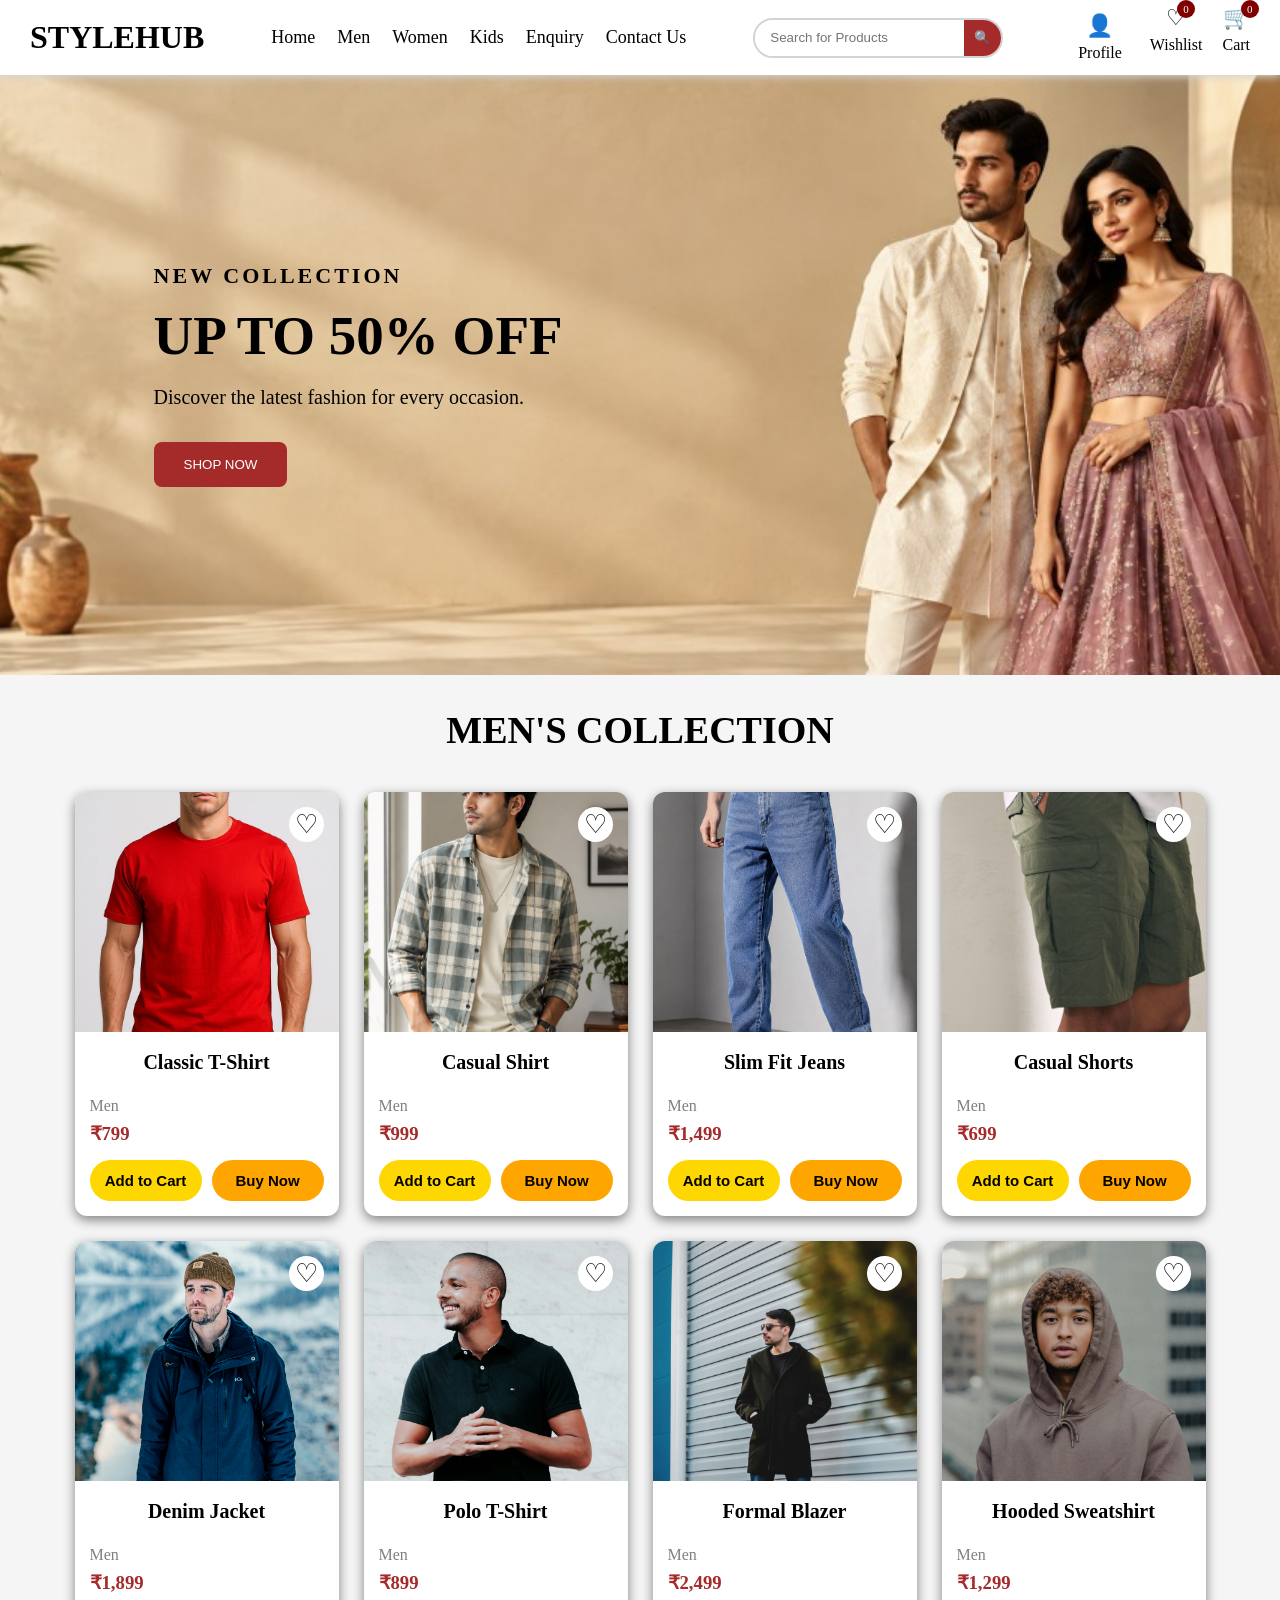
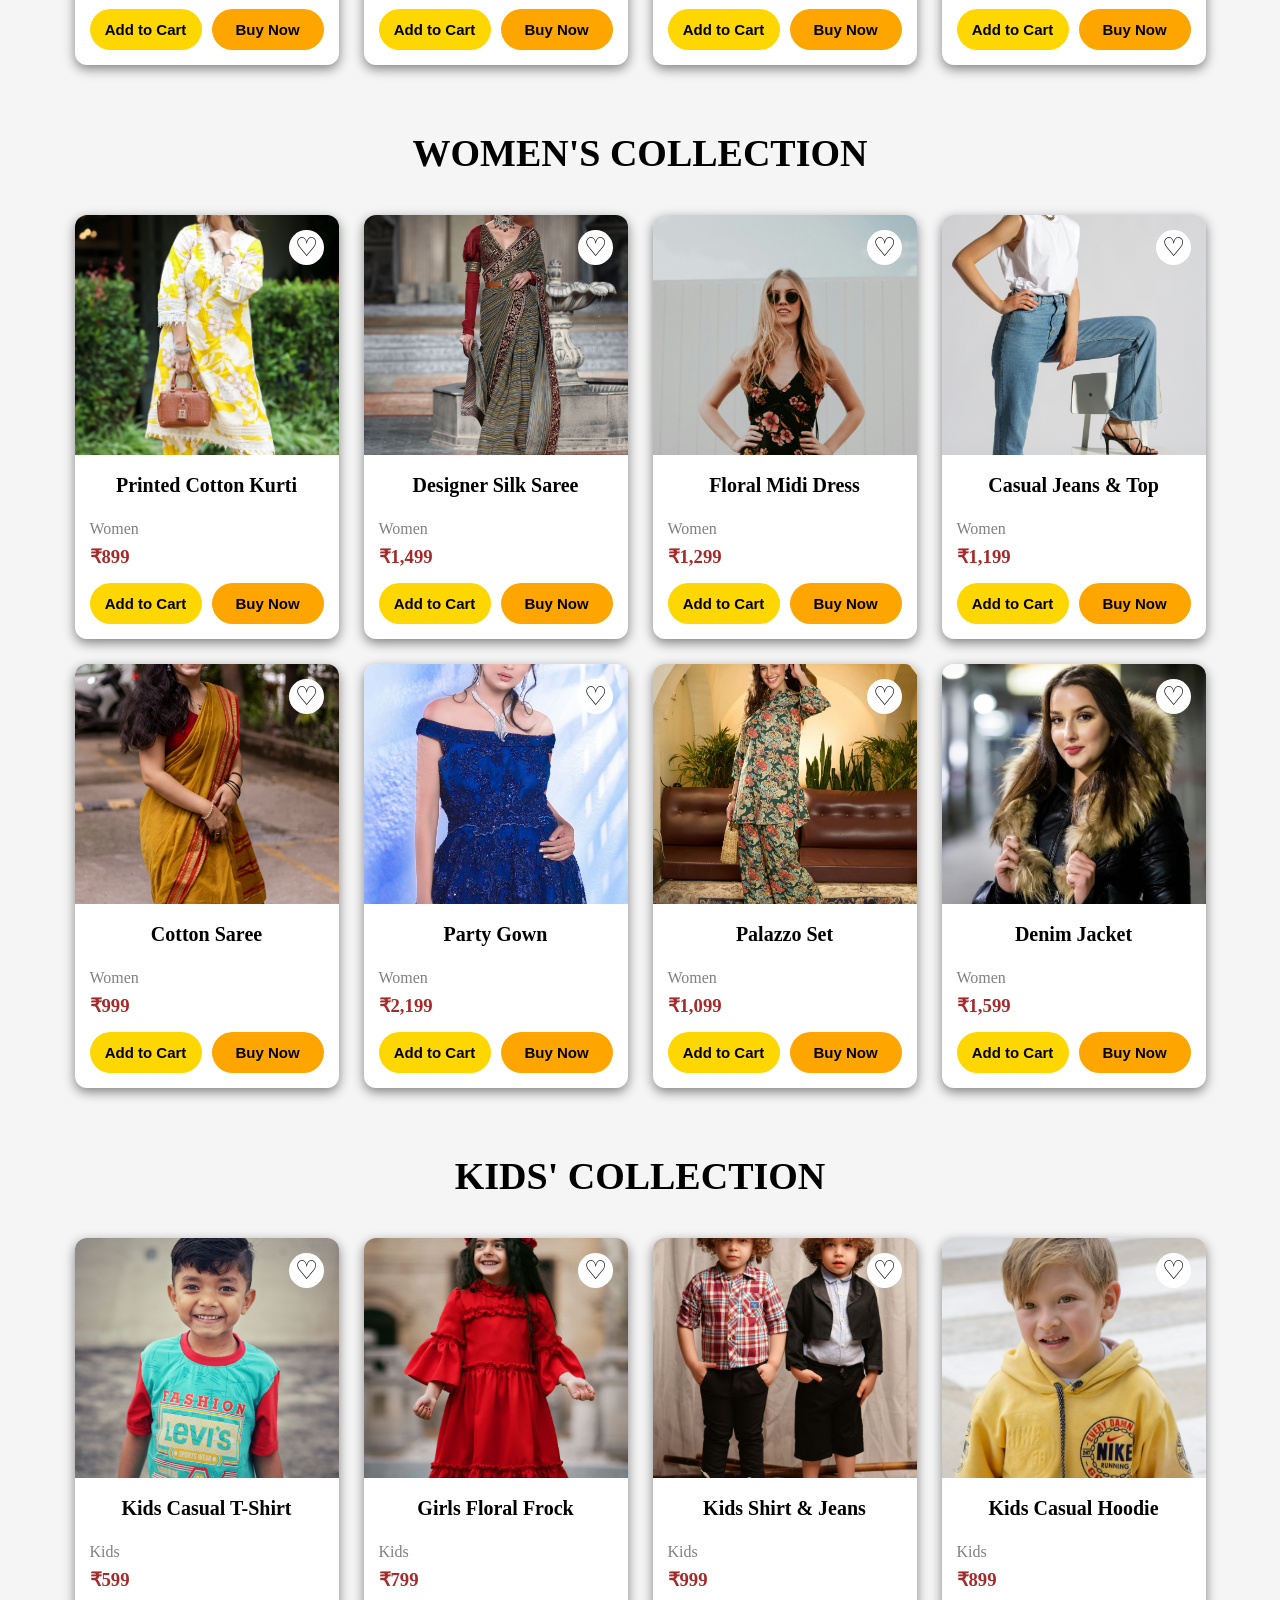
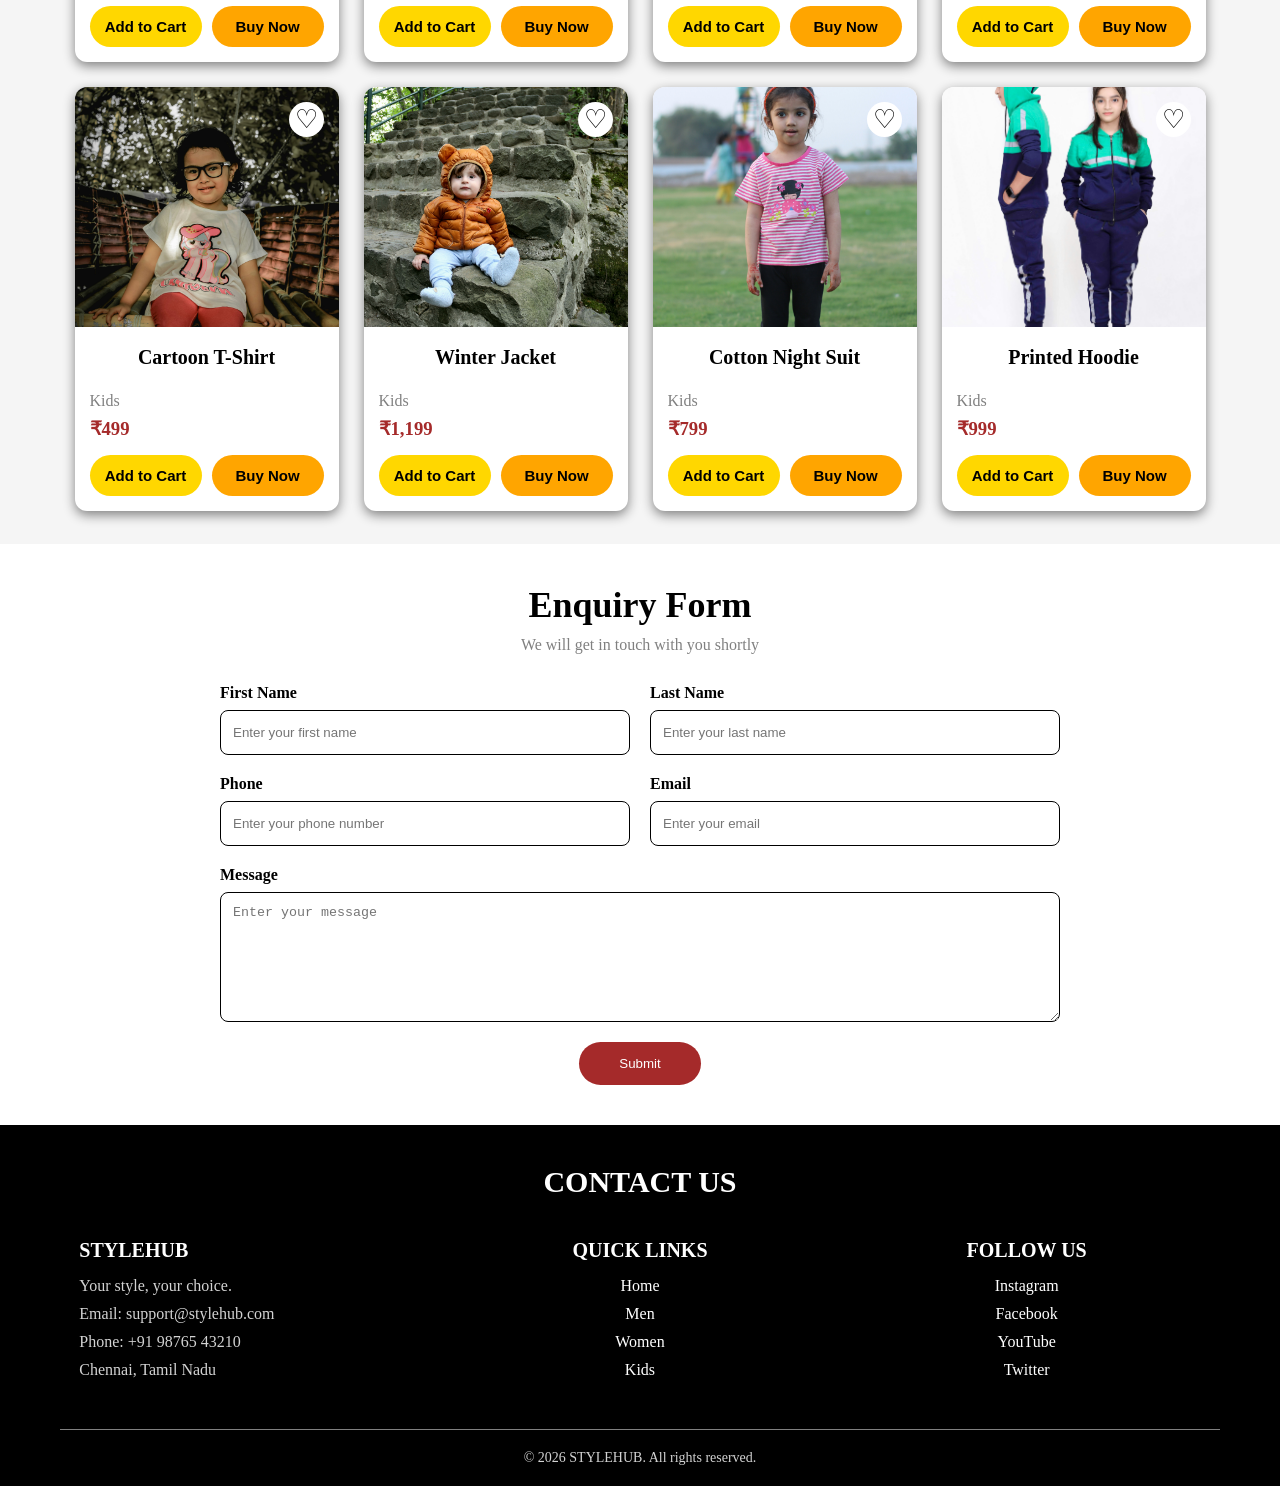
<file: index.html>
<!DOCTYPE html>
<html lang="en">

<head>

    <meta charset="UTF-8">

    <meta name="viewport" content="width=device-width, initial-scale=1.0">

    <title>STYLEHUB</title>

    <link rel="stylesheet" href="style.css">

</head>

<body data-page="home">
    <!-- ========================= 
         NAVBAR SECTION 
    ========================= -->

    <nav class="navbar">

        <!-- Brand Name -->

        <h1>STYLEHUB</h1>

        <!-- Navigation Links -->

        <ul class="nav-links">

            <li><a href="#home">Home</a></li>

            <li><a href="#men">Men</a></li>

            <li><a href="#women">Women</a></li>

            <li><a href="#kids">Kids</a></li>

            <li><a href="#enquiry">Enquiry</a></li>

            <li><a href="#contact">Contact Us</a></li>

        </ul>

        <!-- Search Section -->

        <div class="search">
            <input type="text" id="searchInput" placeholder="Search for Products" onkeyup="searchProducts(event)">

            <button onclick="searchProducts(event)">🔍</button>
        </div>

        <!-- Profile / Wishlist / Cart -->
        <div class="nav-info">
            <!-- PROFILE DROPDOWN -->
            <div class="nav-items profile-container">

                <div id="profileButton">
                    <span class="nav-icon">👤</span>
                    <span>Profile</span>
                </div>

                <!-- Creates a menu but we display it in js-->
                <div id="profileDropdown" class="profile-dropdown">
                    <button id="myProfile">My Profile</button>
                    <button id="myOrders">My Orders</button>
                    <button id="signOutButton">Sign Out</button>
                </div>
            </div>


            <!-- Wishlist -->
            <div class="nav-items">

                <div class="nav-icon-wrapper">
                    <span class="nav-icon">♡</span>
                    <span class="nav-count" id="wishlistCount">0</span>
                </div>

                <span>Wishlist</span>

            </div>

            <!-- Cart -->
            <div class="nav-items">

                <div class="nav-icon-wrapper">
                    <span class="nav-icon">🛒</span>
                    <span class="nav-count" id="cartCount">0</span>
                </div>

                <span>Cart</span>

            </div>


        </div>

    </nav>


    <!-- ========================= 
         HOME / HERO SECTION 
    ========================= -->

    <section class="home" id="home">

        <div class="home-content">

            <h1>NEW COLLECTION</h1>

            <h2>UP TO 50% OFF</h2>

            <p>
                Discover the latest fashion for every occasion.
            </p>

            <button>SHOP NOW</button>

        </div>

    </section>


    <!-- ========================= 
         MEN'S COLLECTION SECTION 
    ========================= -->

    <section class="section" id="men">

        <h2>MEN'S COLLECTION</h2>

        <div class="products">

            <!-- PRODUCT 1 -->

            <div class="product-card">

                <img src="images/men-tshirt.jpg" alt="Classic T-Shirt">

                
                <span class="wishlist" onclick="toggleWishlist(event)">♡</span>


                <h2>Classic T-Shirt</h2>

                <p>Men</p>

                <h3>₹799</h3>

                <div class="product-buttons">

                    
                    <button class="cart-button" onclick="addToCart()">Add to Cart</button>


                    <button class="buy-button">Buy Now</button>

                </div>

            </div>


            <!-- PRODUCT 2 -->

            <div class="product-card">

                <img src="images/men-shirt.jpg" alt="Casual Shirt">

                
                <span class="wishlist" onclick="toggleWishlist(event)">♡</span>


                <h2>Casual Shirt</h2>

                <p>Men</p>

                <h3>₹999</h3>

                <div class="product-buttons">

                    <button class="cart-button" onclick="addToCart()">Add to Cart</button>

                    <button class="buy-button">Buy Now</button>

                </div>

            </div>


            <!-- PRODUCT 3 -->

            <div class="product-card">

                <img src="images/men-jeans.jpg" alt="Slim Fit Jeans">

                
                <span class="wishlist" onclick="toggleWishlist(event)">♡</span>


                <h2>Slim Fit Jeans</h2>

                <p>Men</p>

                <h3>₹1,499</h3>

                <div class="product-buttons">

                    <button class="cart-button" onclick="addToCart()">Add to Cart</button>

                    <button class="buy-button">Buy Now</button>

                </div>

            </div>


            <!-- PRODUCT 4 -->

            <div class="product-card">

                <img src="images/men-shorts.jpg" alt="Casual Shorts">

                <span class="wishlist" onclick="toggleWishlist(event)">♡</span>

                <h2>Casual Shorts</h2>

                <p>Men</p>

                <h3>₹699</h3>

                <div class="product-buttons">

                    <button class="cart-button" onclick="addToCart()">Add to Cart</button>

                    <button class="buy-button">Buy Now</button>

                </div>

            </div>


            <!-- PRODUCT 5 -->

            <div class="product-card">

                <img src="images/men-jacket.jpg" alt="Denim Jacket">

                <span class="wishlist" onclick="toggleWishlist(event)">♡</span>

                <h2>Denim Jacket</h2>

                <p>Men</p>

                <h3>₹1,899</h3>

                <div class="product-buttons">

                    <button class="cart-button" onclick="addToCart()">Add to Cart</button>

                    <button class="buy-button">Buy Now</button>

                </div>

            </div>


            <!-- PRODUCT 6 -->

            <div class="product-card">

                <img src="images/men-polo.jpg" alt="Polo T-Shirt">

                <span class="wishlist" onclick="toggleWishlist(event)">♡</span>

                <h2>Polo T-Shirt</h2>

                <p>Men</p>

                <h3>₹899</h3>

                <div class="product-buttons">

                    <button class="cart-button" onclick="addToCart()">Add to Cart</button>

                    <button class="buy-button">Buy Now</button>

                </div>

            </div>


            <!-- PRODUCT 7 -->

            <div class="product-card">

                <img src="images/men-blazer.jpg" alt="Formal Blazer">

                <span class="wishlist" onclick="toggleWishlist(event)">♡</span>

                <h2>Formal Blazer</h2>

                <p>Men</p>

                <h3>₹2,499</h3>

                <div class="product-buttons">

                    <button class="cart-button" onclick="addToCart()">Add to Cart</button>

                    <button class="buy-button">Buy Now</button>

                </div>

            </div>


            <!-- PRODUCT 8 -->

            <div class="product-card">

                <img src="images/men-hoodie.jpg" alt="Hooded Sweatshirt">

                <span class="wishlist" onclick="toggleWishlist(event)">♡</span>

                <h2>Hooded Sweatshirt</h2>

                <p>Men</p>

                <h3>₹1,299</h3>

                <div class="product-buttons">

                    <button class="cart-button" onclick="addToCart()">Add to Cart</button>

                    <button class="buy-button">Buy Now</button>

                </div>

            </div>

        </div>

    </section>


    <!-- ========================= 
         WOMEN'S COLLECTION SECTION 
    ========================= -->

    <section class="section" id="women">

        <h2>WOMEN'S COLLECTION</h2>

        <div class="products">

            <!-- PRODUCT 1 -->

            <div class="product-card">

                <img src="images/kurti.jpg" alt="Printed Cotton Kurti">

                <span class="wishlist" onclick="toggleWishlist(event)">♡</span>

                <h2>Printed Cotton Kurti</h2>

                <p>Women</p>

                <h3>₹899</h3>

                <div class="product-buttons">

                    <button class="cart-button" onclick="addToCart()">Add to Cart</button>

                    <button class="buy-button">Buy Now</button>

                </div>

            </div>


            <!-- PRODUCT 2 -->

            <div class="product-card">

                <img src="images/saree.jpg" alt="Designer Silk Saree">

                <span class="wishlist" onclick="toggleWishlist(event)">♡</span>

                <h2>Designer Silk Saree</h2>

                <p>Women</p>

                <h3>₹1,499</h3>

                <div class="product-buttons">

                    <button class="cart-button" onclick="addToCart()">Add to Cart</button>

                    <button class="buy-button">Buy Now</button>

                </div>

            </div>


            <!-- PRODUCT 3 -->

            <div class="product-card">

                <img src="images/floral-dress.jpg" alt="Floral Midi Dress">

                <span class="wishlist" onclick="toggleWishlist(event)">♡</span>

                <h2>Floral Midi Dress</h2>

                <p>Women</p>

                <h3>₹1,299</h3>

                <div class="product-buttons">

                    <button class="cart-button" onclick="addToCart()">Add to Cart</button>

                    <button class="buy-button">Buy Now</button>

                </div>

            </div>


            <!-- PRODUCT 4 -->

            <div class="product-card">

                <img src="images/jeans-top.jpg" alt="Casual Jeans & Top">

                <span class="wishlist" onclick="toggleWishlist(event)">♡</span>

                <h2>Casual Jeans & Top</h2>

                <p>Women</p>

                <h3>₹1,199</h3>

                <div class="product-buttons">

                    <button class="cart-button" onclick="addToCart()">Add to Cart</button>

                    <button class="buy-button">Buy Now</button>

                </div>

            </div>


            <!-- PRODUCT 5 -->

            <div class="product-card">

                <img src="images/cotton-saree.jpg" alt="Cotton Saree">

                <span class="wishlist" onclick="toggleWishlist(event)">♡</span>

                <h2>Cotton Saree</h2>

                <p>Women</p>

                <h3>₹999</h3>

                <div class="product-buttons">

                    <button class="cart-button" onclick="addToCart()">Add to Cart</button>

                    <button class="buy-button">Buy Now</button>

                </div>

            </div>


            <!-- PRODUCT 6 -->

            <div class="product-card">

                <img src="images/party-gown.jpg" alt="Party Gown">

                <span class="wishlist" onclick="toggleWishlist(event)">♡</span>

                <h2>Party Gown</h2>

                <p>Women</p>

                <h3>₹2,199</h3>

                <div class="product-buttons">

                    <button class="cart-button" onclick="addToCart()">Add to Cart</button>

                    <button class="buy-button">Buy Now</button>

                </div>

            </div>


            <!-- PRODUCT 7 -->

            <div class="product-card">

                <img src="images/palazzo-set.jpg" alt="Palazzo Set">

                <span class="wishlist" onclick="toggleWishlist(event)">♡</span>

                <h2>Palazzo Set</h2>

                <p>Women</p>

                <h3>₹1,099</h3>

                <div class="product-buttons">

                    <button class="cart-button" onclick="addToCart()">Add to Cart</button>

                    <button class="buy-button">Buy Now</button>

                </div>

            </div>


            <!-- PRODUCT 8 -->

            <div class="product-card">

                <img src="images/women-jacket.jpg" alt="Denim Jacket">

                <span class="wishlist" onclick="toggleWishlist(event)">♡</span>

                <h2>Denim Jacket</h2>

                <p>Women</p>

                <h3>₹1,599</h3>

                <div class="product-buttons">

                    <button class="cart-button" onclick="addToCart()">Add to Cart</button>

                    <button class="buy-button">Buy Now</button>

                </div>

            </div>

        </div>

    </section>


    <!-- ========================= 
         KIDS COLLECTION SECTION 
    ========================= -->

    <section class="section" id="kids">

        <h2>KIDS' COLLECTION</h2>

        <div class="products">

            <!-- PRODUCT 1 -->

            <div class="product-card">

                <img src="images/kids-tshirt.jpg" alt="Kids Casual T-Shirt">

                <span class="wishlist" onclick="toggleWishlist(event)">♡</span>

                <h2>Kids Casual T-Shirt</h2>

                <p>Kids</p>

                <h3>₹599</h3>

                <div class="product-buttons">

                    <button class="cart-button" onclick="addToCart()">Add to Cart</button>

                    <button class="buy-button">Buy Now</button>

                </div>

            </div>


            <!-- PRODUCT 2 -->

            <div class="product-card">

                <img src="images/kids-frock.jpg" alt="Girls Floral Frock">

                <span class="wishlist" onclick="toggleWishlist(event)">♡</span>

                <h2>Girls Floral Frock</h2>

                <p>Kids</p>

                <h3>₹799</h3>

                <div class="product-buttons">

                    <button class="cart-button" onclick="addToCart()">Add to Cart</button>

                    <button class="buy-button">Buy Now</button>

                </div>

            </div>


            <!-- PRODUCT 3 -->

            <div class="product-card">

                <img src="images/kids-shirt-jeans.jpg" alt="Kids Shirt & Jeans">

                <span class="wishlist" onclick="toggleWishlist(event)">♡</span>

                <h2>Kids Shirt & Jeans</h2>

                <p>Kids</p>

                <h3>₹999</h3>

                <div class="product-buttons">

                    <button class="cart-button" onclick="addToCart()">Add to Cart</button>

                    <button class="buy-button">Buy Now</button>

                </div>

            </div>


            <!-- PRODUCT 4 -->

            <div class="product-card">

                <img src="images/kids-hoodie.jpg" alt="Kids Casual Hoodie">

                <span class="wishlist" onclick="toggleWishlist(event)">♡</span>

                <h2>Kids Casual Hoodie</h2>

                <p>Kids</p>

                <h3>₹899</h3>

                <div class="product-buttons">

                    <button class="cart-button" onclick="addToCart()">Add to Cart</button>

                    <button class="buy-button">Buy Now</button>

                </div>

            </div>


            <!-- PRODUCT 5 -->

            <div class="product-card">

                <img src="images/kids-cartoon.jpg" alt="Cartoon T-Shirt">

                <span class="wishlist" onclick="toggleWishlist(event)">♡</span>

                <h2>Cartoon T-Shirt</h2>

                <p>Kids</p>

                <h3>₹499</h3>

                <div class="product-buttons">

                    <button class="cart-button" onclick="addToCart()">Add to Cart</button>

                    <button class="buy-button">Buy Now</button>

                </div>

            </div>


            <!-- PRODUCT 6 -->

            <div class="product-card">

                <img src="images/kids-jacket.jpg" alt="Winter Jacket">

                <span class="wishlist" onclick="toggleWishlist(event)">♡</span>

                <h2>Winter Jacket</h2>

                <p>Kids</p>

                <h3>₹1,199</h3>

                <div class="product-buttons">

                    <button class="cart-button" onclick="addToCart()">Add to Cart</button>

                    <button class="buy-button">Buy Now</button>

                </div>

            </div>


            <!-- PRODUCT 7 -->

            <div class="product-card">

                <img src="images/kids-night.jpg" alt="Cotton Night Suit">

                <span class="wishlist" onclick="toggleWishlist(event)">♡</span>

                <h2>Cotton Night Suit</h2>

                <p>Kids</p>

                <h3>₹799</h3>

                <div class="product-buttons">

                    <button class="cart-button" onclick="addToCart()">Add to Cart</button>

                    <button class="buy-button">Buy Now</button>

                </div>

            </div>


            <!-- PRODUCT 8 -->

            <div class="product-card">

                <img src="images/kids-printed-hoodie.jpg" alt="Printed Hoodie">

                <span class="wishlist" onclick="toggleWishlist(event)">♡</span>

                <h2>Printed Hoodie</h2>

                <p>Kids</p>

                <h3>₹999</h3>

                <div class="product-buttons">

                    <button class="cart-button" onclick="addToCart()">Add to Cart</button>

                    <button class="buy-button">Buy Now</button>

                </div>

            </div>

        </div>

    </section>


    <!-- ========================= 
         ENQUIRY FORM SECTION 
    ========================= -->

    <section class="enquiry" id="enquiry">

        <h1>Enquiry Form</h1>

        <p>We will get in touch with you shortly</p>

        <form action="">

            <div class="form-row">

                <div class="form-group">

                    <label for="firstName">First Name</label>

                    <input type="text" id="firstName" placeholder="Enter your first name">

                </div>

                <div class="form-group">

                    <label for="lastName">Last Name</label>

                    <input type="text" id="lastName" placeholder="Enter your last name">

                </div>

            </div>

            <div class="form-row">

                <div class="form-group">

                    <label for="phone">Phone</label>

                    <input type="tel" id="phone" placeholder="Enter your phone number">

                </div>

                <div class="form-group">

                    <label for="email">Email</label>

                    <input type="email" id="email" placeholder="Enter your email">

                </div>

            </div>

            <div class="form-group message-group">

                <label for="message">Message</label>

                <textarea id="message" placeholder="Enter your message"></textarea>

            </div>

            <button type="submit">Submit</button>

        </form>

    </section>


    <!-- ========================= 
         CONTACT US SECTION 
    ========================= -->

    <footer class="contact-section" id="contact">

        <h2>CONTACT US</h2>

        <div class="contact-content">

            <!-- STYLEHUB -->
            <div class="contact-info">

                <h3>STYLEHUB</h3>

                <p>Your style, your choice.</p>

                <p>Email: support@stylehub.com</p>

                <p>Phone: +91 98765 43210</p>

                <p>Chennai, Tamil Nadu</p>

            </div>


            <!-- QUICK LINKS -->
            <div class="quick-links">

                <h3>QUICK LINKS</h3>

                <a href="#home">Home</a>

                <a href="#men">Men</a>

                <a href="#women">Women</a>

                <a href="#kids">Kids</a>

            </div>


            <!-- FOLLOW US -->
            <div class="social-links">

                <h3>FOLLOW US</h3>

                <a href="#">Instagram</a>

                <a href="#">Facebook</a>

                <a href="#">YouTube</a>

                <a href="#">Twitter</a>

            </div>

        </div>


        <p class="copyright">
            © 2026 STYLEHUB. All rights reserved.
        </p>

    </footer>

    <script src="script.js"></script>

</body>

</html>
</file>
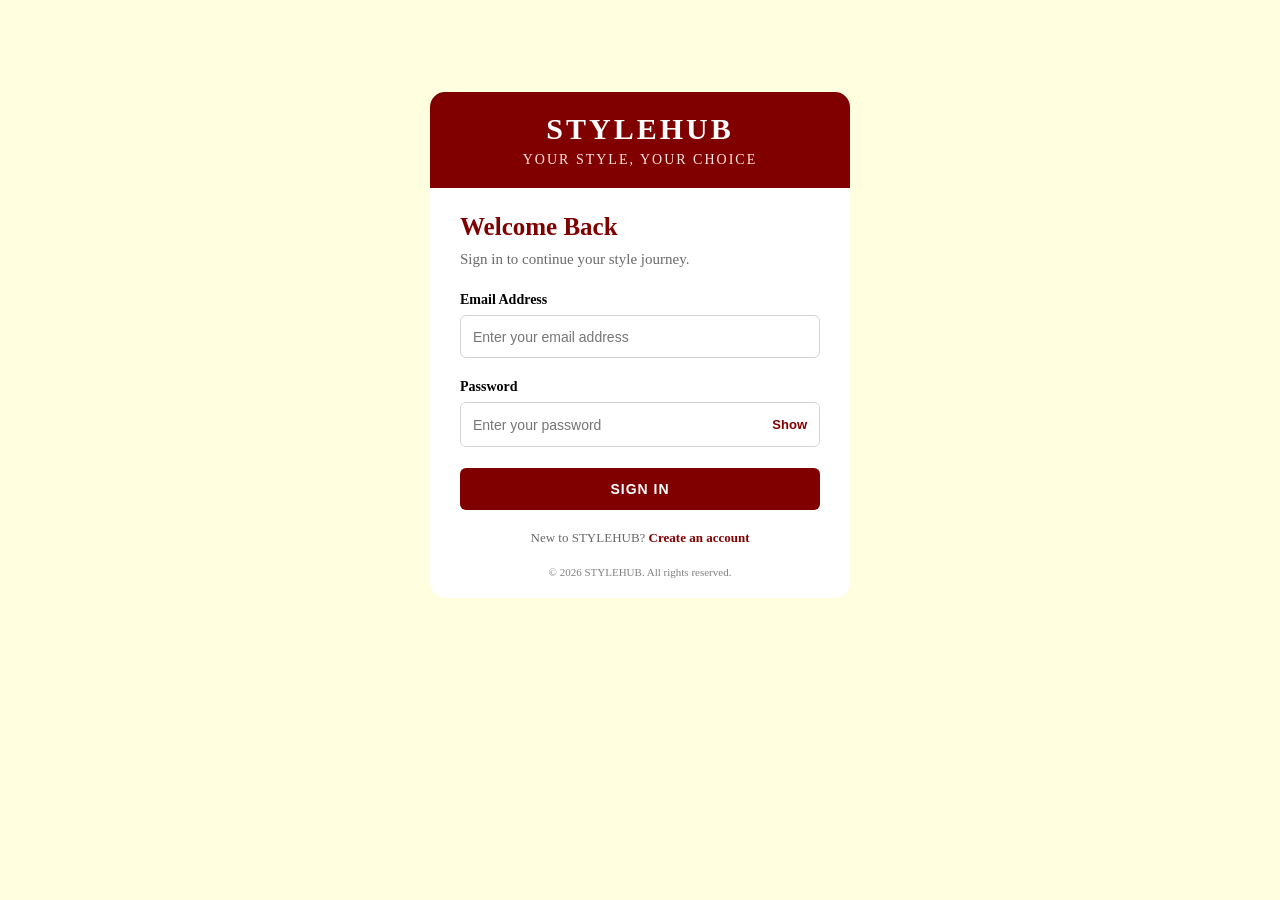
<file: login.html>
<!DOCTYPE html>
<html lang="en">

<head>
    <meta charset="UTF-8">
    <meta name="viewport" content="width=device-width, initial-scale=1.0">

    <title>STYLEHUB - Login</title>

    <link rel="stylesheet" href="login.css">
</head>

<body>

    <div class="login-container">
        <div class="login-card">
            <!-- Brand Header -->
            <div class="brand-section">
                <h1 class="brand-name">STYLEHUB</h1>
                <p class="tagline">YOUR STYLE, YOUR CHOICE</p>
            </div>

            <!-- Login Content -->
            <div class="login-content">
                <h2>Welcome Back</h2>
                <p class="login-description"> Sign in to continue your style journey.</p>

                <!-- Novalidate eliminates in-built validation-->
                <form id="loginForm" novalidate>
                    <!-- Email -->
                    <div class="form-group">
                        <label for="email">Email Address</label>

                        <!-- autocomplete helps the browser find and autofill previously saved login details,
                        such as username/email and current password. -->
                        <input type="email" id="email" placeholder="Enter your email address"
                        name="email" autocomplete="username" required>

                        <p class="error-message" id="emailError"></p>
                    </div>

                    <!-- Password -->
                    <div class="form-group">
                        <label for="password">Password</label>

                        <div class="password-container">

                            <input type="password" id="password" placeholder="Enter your password"
                            name="password" autocomplete="current-password" required>

                            <button type="button" id="togglePassword" class="toggle-password">
                                Show
                            </button>
                        </div>

                        <p class="error-message" id="passwordError"></p>
                    </div>

                    <!-- Sign In -->
                    <button type="submit" class="login-button">
                        SIGN IN
                    </button>
                </form>

                <!-- Create Account -->
                <p class="signup-text">
                    New to STYLEHUB?
                    <a href="#" id="signupLink">Create an account</a>
                </p>

                <!-- Copyright -->
                <p class="footer-text">
                    © 2026 STYLEHUB. All rights reserved.
                </p>
            </div>
        </div>
    </div>

    <script src="login.js"></script>

</body>

</html>
</file>
<file: style.css>
/* =========================
   GLOBAL STYLES
========================= */

* {
    margin: 0;
    padding: 0;
    box-sizing: border-box;
}

body {
    font-family: Cambria, Cochin, Georgia, Times, 'Times New Roman', serif;
    background-color: white;
}

/* =========================
   NAVBAR SECTION
========================= */

.navbar {
    display: flex;
    align-items: center;
    justify-content: space-between;

    position: sticky;
    top: 0;
    z-index: 1000;

    width: 100%;
    height: 75px;

    padding: 0 30px;
    background-color: white;
    box-shadow: 0 2px 8px lightgray;
}

/* =========================
   BRAND NAME
========================= */

.navbar h1 {
    font-size: 32px;
    animation: pulseLogo 2s infinite;
}

@keyframes pulseLogo {

    0% {
        transform: scale(1);
    }

    50% {
        transform: scale(1.10);
        color: red;
    }

    100% {
        transform: scale(1);
    }
}

/* =========================
   NAVIGATION LINKS
========================= */

.nav-links {
    display: flex;
    align-items: center;

    gap: 22px;
    list-style: none;
}

.nav-links a {

    display: inline-block;
    text-decoration: none;
    color: black;
    font-size: 18px;

    transition:
        transform 1s ease,
        color 1s ease;
}

.nav-links a:hover {

    color: darkorange;
    transform: translateY(-5px);
}

/* =========================
   SEARCH SECTION
========================= */

.search {

    display: flex;
    align-items: center;

    width: 250px;
    height: 40px;

    border: 2px solid lightgray;
    border-radius: 25px;
    overflow: hidden;
}

.search input {

    width: 100%;
    height: 100%;

    border: none;
    outline: none;
    padding-left: 15px;
}

.search button {

    width: 45px;
    height: 100%;

    border: none;
    background-color: brown;
    color: white;
    cursor: pointer;
}

/* =========================
   PROFILE / WISHLIST / CART
========================= */

.nav-info {
    display: flex;
    gap: 20px;
}

.nav-icon {
    font-size: 22px;
} 

.nav-items {

    display: flex;
    flex-direction: column;
    align-items: center;

    gap: 5px;
    cursor: pointer;
    transition: transform .3s ease;
}

.nav-items:hover {
    transform: scale(1.10);
}


/* PROFILE DROPDOWN */
.profile-container {
    position: relative;
}

#profileButton {
    display: flex;
    flex-direction: column;
    align-items: center;
    gap: 5px;
    cursor: pointer;
}

.profile-dropdown {
    display: none;
    position: absolute;
    top: 100%;
    right: 0;
    width: 150px;
    background-color: white;
    z-index: 10;
}

.profile-dropdown button {
    display: block;
    width: 100%;
    padding: 10px;
    border: none;
    background-color: white;
    text-align: left;
    cursor: pointer;
}

.profile-dropdown button:hover {
    background-color: whitesmoke;
}


/* =========================
   NAVIGATION COUNT BADGES
========================= */

.nav-icon-wrapper {
    position: relative;
    display: inline-block;
}

.nav-count {
    position: absolute;
    top: -5px;
    right: -9px;

    min-width: 18px;
    height: 18px;
    padding: 0 4px;

    background-color: maroon;
    color: white;

    border-radius: 50%;

    font-size: 11px;

    display: flex;
    align-items: center;
    justify-content: center;
}


/* =========================
   HOME SECTION
========================= */

.home {

    width: 100%;
    height: 600px;

    background-image: url("images/bg.jpg");
    background-size: cover;
    background-position: center;
    background-repeat: no-repeat;

    display: flex;
    align-items: center;
}

/* =========================
   HOME CONTENT
========================= */

.home-content {

    margin-left: 12%;
    width: 420px;
}

.home-content h1 {
    font-size: 22px;
    letter-spacing: 3px;
    margin-bottom: 15px;
}

.home-content h2 {
    font-size: 55px;
    margin-bottom: 15px;
}

.home-content p {
    font-size: 20px;
    line-height: 1.5;
    margin-bottom: 30px;
}

.home-content button {

    padding: 15px 30px;
    border: none;
    border-radius: 8px;

    background-color: brown;
    color: white;
    cursor: pointer;

    transition:
        transform .3s ease,
        background-color .3s ease;
}

.home-content button:hover {
    background-color: black;
    transform: scale(1.05);
}

/* =========================
   PRODUCT SECTIONS
========================= */

.section {
    padding: 33px 40px;
    background-color: whitesmoke;
}

.section h2 {
    text-align: center;
    font-size: 38px;
    margin-bottom: 40px;
}

/* =========================
   PRODUCT CONTAINER
========================= */

.products {

    display: flex;
    justify-content: center;

    flex-wrap: wrap;
    gap: 25px;
}

/* =========================
   PRODUCT CARD
========================= */

.product-card {

    position: relative;
    width: 22%;
    

    background-color: white;
    border-radius: 12px;
    overflow: hidden;
    box-shadow: 0 4px 12px gray;

    transition:
        transform .35s ease,
        box-shadow .35s ease;
}

/* =========================
   PRODUCT IMAGE
========================= */

.product-card img {

    width: 100%;
    height: 240px;
    object-fit: cover;

    transition: transform .4s ease;
}

/* =========================
   WISHLIST
========================= */

.wishlist {

    position: absolute;

    top: 15px;
    right: 15px;

    font-size: 26px;
    cursor: pointer;

    background-color: white;

    width: 35px;
    height: 35px;

    border-radius: 50%;

    display: flex;
    align-items: center;
    justify-content: center;
}

/* =========================
   PRODUCT DETAILS
========================= */

.product-card h2 {

    font-size: 20px;

    padding: 15px 15px 8px;
    margin-bottom: 15px;
}

.product-card p {

    padding: 0 15px;
    color: gray;
    margin-bottom: 8px;
}

.product-card h3 {
    padding: 0 15px;
    margin-bottom: 15px;
    color: brown;
}

/* =========================
   PRODUCT BUTTONS
========================= */

.product-buttons {

    display: flex;
    /* flex-direction: column; */

    gap: 10px;
    padding: 0 15px 15px;
}

.product-buttons button {

    width: 100%;
    padding: 12px;

    border: none;
    border-radius: 25px;
    cursor: pointer;

    font-size: 15px;
    font-weight: bold;

    transition:
        transform .3s ease,
        background-color .3s ease;
}

/* =========================
   ADD TO CART BUTTON
========================= */

.cart-button {
    background-color: gold;
    color: black;
}

/* =========================
   BUY NOW BUTTON
========================= */

.buy-button {
    background-color: orange;
    color: black;
}

/* =========================
   HOVER EFFECTS
========================= */

.product-card:hover {

    transform: translateY(-8px);

    box-shadow: 0 8px 20px lightgray;
}

.product-card:hover img {

    transform: scale(1.08);
}

.product-card button:hover {
    transform: scale(1.03);
}

/* =========================
   ENQUIRY FORM SECTION
========================= */

.enquiry {
    padding: 40px;
    background-color: white;
    text-align: center;
}

.enquiry h1 {
    font-size: 36px;
    margin-bottom: 10px;
}

.enquiry p {
    margin-bottom: 30px;
    color: gray;
}

/* =========================
   FORM
========================= */

.enquiry form {
    width: 70%;
    margin: auto;
}

/* =========================
   FORM ROW
========================= */

.form-row {
    display: flex;
    gap: 20px;
    margin-bottom: 20px;
}

/* =========================
   FORM GROUP
========================= */

.form-group {

    display: flex;
    flex-direction: column;

    flex: 1; /* Divides the available row space equally between the form groups. */

    text-align: left;
}

.form-group label {

    margin-bottom: 8px;
    font-weight: bold;
}

.form-group input {
    height: 45px;
    padding: 0 12px;

    border: 1px solid;
    border-radius: 8px;
}

.message-group {
    margin-bottom: 20px;
}

.message-group textarea {
    width: 100%;
    height: 130px;
    padding: 12px;

    border: 1px solid;
    border-radius: 8px;
    resize: vertical;
}

.form-group input:focus,
.message-group textarea:focus {

    border: 2px solid brown;
    outline: none;
}

/* =========================
   ENQUIRY BUTTON
========================= */

.enquiry button {

    padding: 14px 40px;
    border: none;
    border-radius: 25px;

    background-color: brown;
    color: white;
    cursor: pointer;
    transition: transform .3s ease;
}

.enquiry button:hover {
    transform: scale(1.05);
}


/* =========================
   CONTACT US SECTION
========================= */

.contact-section {
    background-color: black;
    color: white;
    padding: 40px 60px 20px;
    text-align: center;
}


/* =========================
   CONTACT HEADING
========================= */

.contact-section h2 {
    font-size: 30px;
    margin-bottom: 40px;
}


/* =========================
   CONTACT CONTENT
========================= */

.contact-content {
    display: flex;
    justify-content: space-around;
    align-items: flex-start;
    margin-bottom: 40px;
}


/* =========================
   ALL CONTACT COLUMNS
========================= */

.contact-info,
.quick-links,
.social-links {
    width: 30%;
}


/* =========================
   CONTACT INFORMATION
========================= */

.contact-info {

    text-align: left;
}

.contact-info h3 {
    margin-bottom: 15px;
    font-size: 20px;
}

.contact-info p {
    margin-bottom: 10px;
    color: lightgrey;
}


/* =========================
   QUICK LINKS & SOCIAL LINKS
========================= */

.quick-links,
.social-links {
    display: flex;
    flex-direction: column;

    align-items: center;
    gap: 10px;
}


.quick-links h3,
.social-links h3 {
    margin-bottom: 5px;
    font-size: 20px;
}


.quick-links a,
.social-links a {
    color: white;
    text-decoration: none;

    transition:
        color .3s ease,
        transform .3s ease;
}


/* =========================
   HOVER EFFECT
========================= */

.quick-links a:hover,
.social-links a:hover {
    color: gold;
    transform: translateX(5px);
}


/* =========================
   COPYRIGHT
========================= */

.copyright {
    border-top: 1px solid grey;
    padding-top: 20px;

    color: lightgrey;
    font-size: 14px;
}




/* PROFILE DROPDOWN */

.profile-container {
    position: relative;
}

#profileButton {
    padding: 8px;
    background-color: white;
    border: none;
    cursor: pointer;
    font-family: inherit;
    font-size: 16px;
}

.profile-dropdown {
    display: none;
    position: absolute;
    right: 0;
    top: 100%;
    width: 150px;
    background-color: white;
    box-shadow: 0 2px 8px gray;
    z-index: 10;
}

.profile-dropdown button {
    display: block;
    width: 100%;
    padding: 10px;
    border: none;
    background-color: white;
    text-align: left;
    cursor: pointer;
}

.profile-dropdown button:hover {
    background-color: whitesmoke;
}
</file>
<file: login.css>
/* =========================
   GLOBAL STYLES
========================= */

* {
    margin: 0;
    padding: 0;
    box-sizing: border-box;
}

body {
    font-family: Cambria, Cochin, Georgia, Times, 'Times New Roman', serif;
    background-color: lightyellow;
}


/* =========================
   LOGIN CONTAINER
========================= */

.login-container {
    height: 690px;
    display: flex;
    justify-content: center;
    align-items: center;
}


/* =========================
   LOGIN CARD
========================= */

.login-card {
    max-width: 420px;
    width: 100%;
    background-color: white;

    border-radius: 15px;
    overflow: hidden;
}


/* =========================
   BRAND HEADER
========================= */

.brand-section {
    background-color: maroon;
    color: white;

    text-align: center;
    padding: 20px 25px 20px;
}

.brand-name {
    font-size: 30px;
    font-weight: bold;
    letter-spacing: 3px;
    margin-bottom: 6px;
}

.tagline {
    font-size: 14px;
    letter-spacing: 2px;
    color: mistyrose;
}


/* =========================
   LOGIN CONTENT
========================= */

.login-content {
    padding: 25px 30px 20px;
}

.login-content h2 {
    font-size: 25px;
    color: maroon;
    margin-bottom: 7px;
}

.login-description {
    font-size: 15px;
    color: dimgray;
    line-height: 1.5;

    margin-bottom: 22px;
}


/* =========================
   FORM FIELDS
========================= */

.form-group {
    display: flex;
    flex-direction: column;
    margin-bottom: 16px;
}

.form-group label {
    font-size: 14px;
    font-weight: bold;
    margin-bottom: 7px;
}

.form-group input {
    width: 100%;
    height: 43px;
    padding: 0 12px;

    border: 1px solid lightgray;
    border-radius: 6px;

    background-color: white;
    font-size: 14px;
    outline: none;
    transition: border-color 0.3s ease;
}

.form-group input:focus {
    border: 1px solid maroon;
}


/* =========================
   PASSWORD SHOW / HIDE
========================= */

.password-container {
    display: flex;
    align-items: center;

    border: 1px solid lightgray;
    border-radius: 6px;
    overflow: hidden;
    transition: border-color 0.3s ease;
}

.password-container:focus-within {
    border-color: brown;
}

.password-container input {
    flex: 1;
    min-width: 0;

    border: none;
    border-radius: 0;
}

.password-container input:focus {
    border: none;
}

.toggle-password {
    height: 41px;
    padding: 0 12px;
    border: none;
    background-color: white;

    color: maroon;
    font-size: 13px;
    font-weight: bold;
    cursor: pointer;
}

.toggle-password:hover {
    background-color: antiquewhite;
}


/* =========================
   VALIDATION MESSAGES
========================= */

/* white-space: pre-line - Used for line break */
.error-message {
    color: red;
    font-size: 12px;
    line-height: 1.4;
    margin-top: 5px;
    white-space: pre-line;
}

/* =========================
   SIGN IN BUTTON
========================= */

.login-button {
    width: 100%;
    padding: 13px;

    border: none;
    border-radius: 6px;

    background-color: maroon;
    color: white;

    font-size: 14px;
    font-weight: bold;
    letter-spacing: 1px;
    cursor: pointer;
    transition: background-color 0.3s ease;
}

.login-button:hover {
    background-color: red;
}


/* =========================
   CREATE ACCOUNT
========================= */

.signup-text {
    text-align: center;
    font-size: 13px;
    color: dimgray;

    margin-top: 20px;
}

.signup-text a {
    color: maroon;
    font-weight: bold;
    text-decoration: none;
}

.signup-text a:hover {
    text-decoration: underline;
}


/* =========================
   COPYRIGHT
========================= */

.footer-text {
    text-align: center;
    color: gray;
    font-size: 11px;
    margin-top: 20px;
}
</file>
